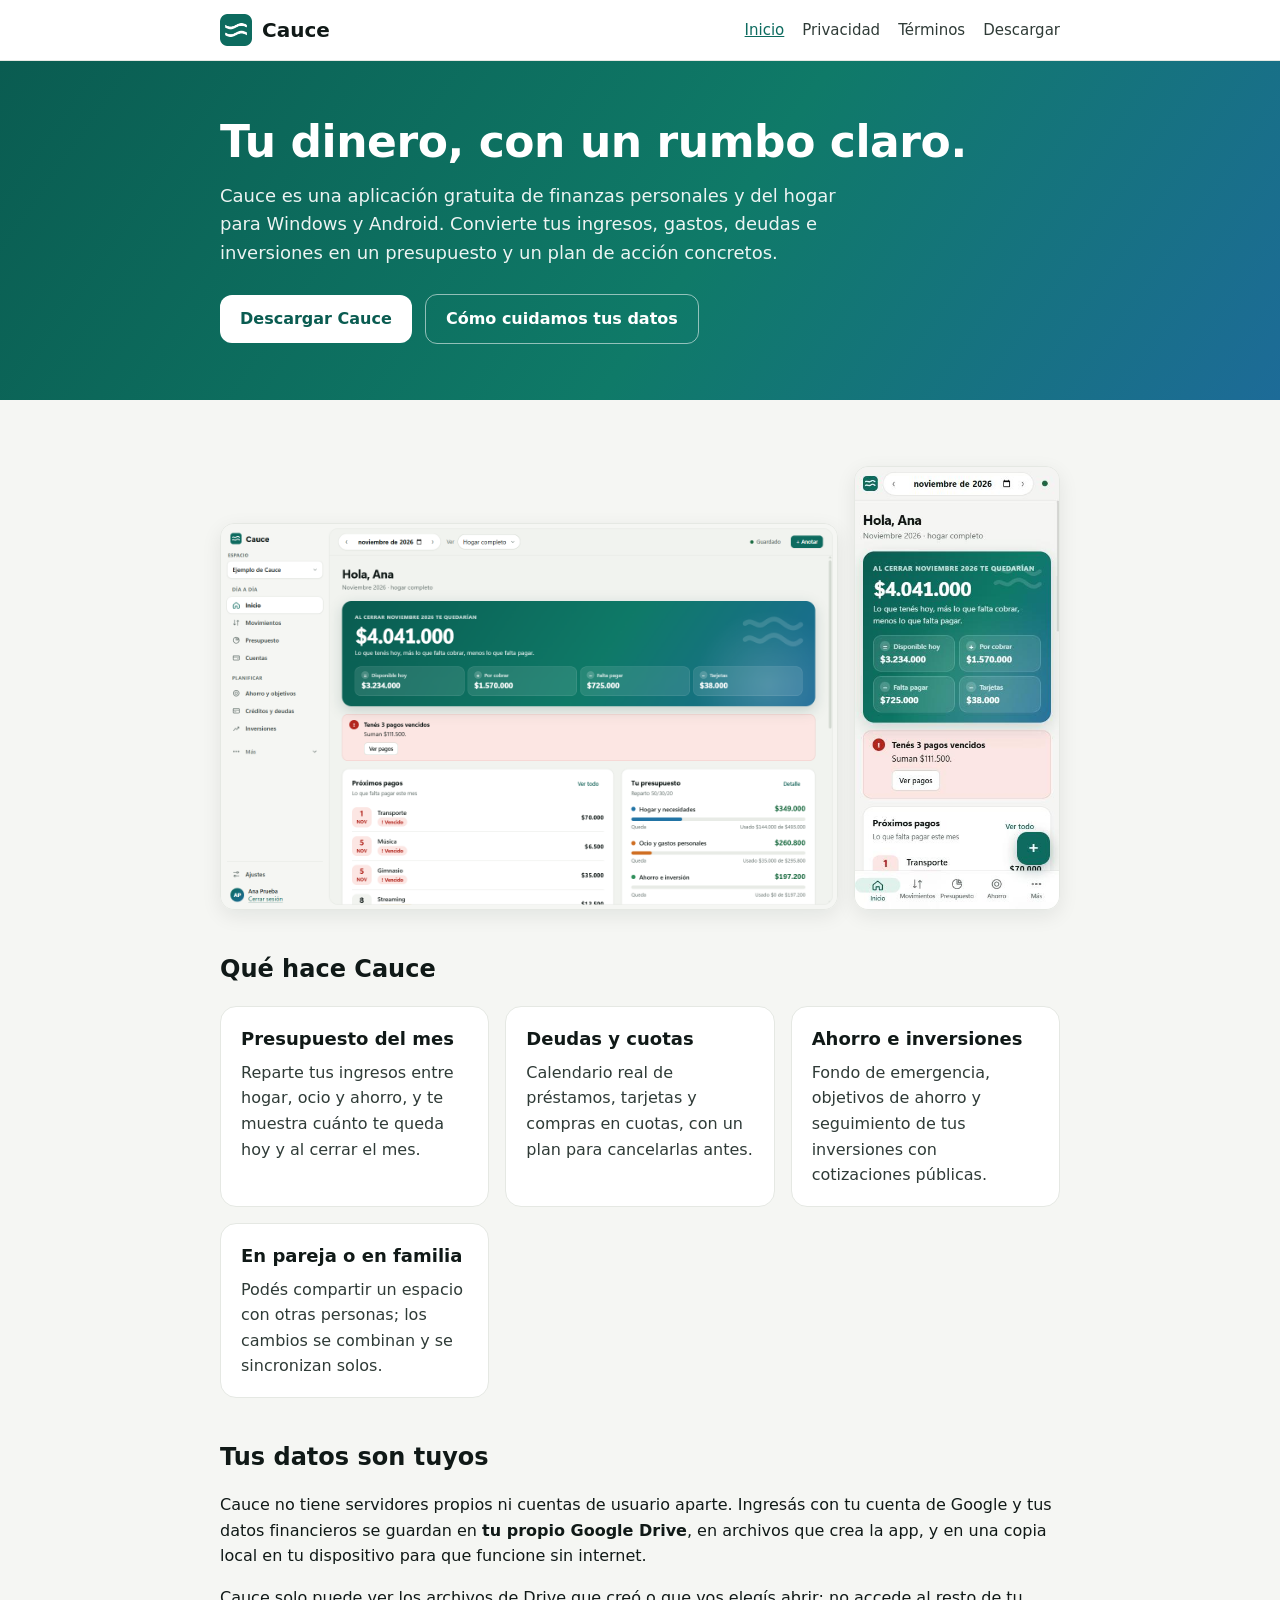
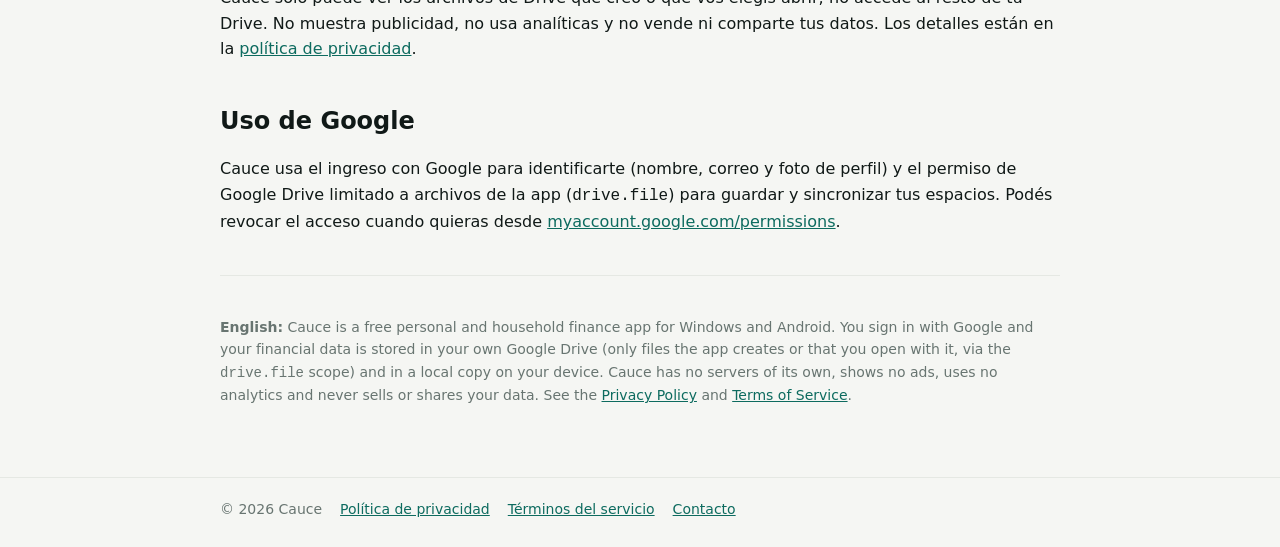
<file: index.html>
<!doctype html>
<html lang="es">
<head>
<meta charset="utf-8">
<meta name="viewport" content="width=device-width, initial-scale=1">
<meta name="google-site-verification" content="x9W-AK9Kx9BkCtDBRveOMP5kfh_7-nR-xPdeIRHx1Fk" />
<title>Cauce · Finanzas personales y del hogar</title>
<meta name="description" content="Cauce es una app gratuita de finanzas personales y del hogar para Windows y Android. Presupuesto, cuentas, deudas, ahorro e inversiones, con tus datos guardados en tu propio Google Drive.">
<link rel="icon" href="img/logo.png">
<link rel="stylesheet" href="style.css">
</head>
<body>
<header class="top"><div class="wrap">
  <a class="brand" href="./"><img src="img/logo.png" alt="">Cauce</a>
  <nav class="links" aria-label="Secciones">
    <a href="./" aria-current="page">Inicio</a>
    <a href="privacidad/">Privacidad</a>
    <a href="terminos/">Términos</a>
    <a href="https://github.com/th-arroyo/cauce-releases/releases/latest">Descargar</a>
  </nav>
</div></header>

<section class="hero"><div class="wrap">
  <h1>Tu dinero, con un rumbo claro.</h1>
  <p>Cauce es una aplicación gratuita de finanzas personales y del hogar para Windows y Android. Convierte tus ingresos, gastos, deudas e inversiones en un presupuesto y un plan de acción concretos.</p>
  <a class="btn btn-light" href="https://github.com/th-arroyo/cauce-releases/releases/latest">Descargar Cauce</a>
  <a class="btn btn-ghost" href="privacidad/">Cómo cuidamos tus datos</a>
</div></section>

<main><div class="wrap">
  <div class="shots">
    <img src="img/inicio-claro.png" alt="Pantalla de Inicio de Cauce en Windows" width="1280" height="800" loading="lazy">
    <img src="img/celular-inicio.jpg" alt="Pantalla de Inicio de Cauce en Android" width="390" height="844" loading="lazy">
  </div>

  <h2>Qué hace Cauce</h2>
  <div class="grid">
    <div class="card"><h3>Presupuesto del mes</h3><p>Reparte tus ingresos entre hogar, ocio y ahorro, y te muestra cuánto te queda hoy y al cerrar el mes.</p></div>
    <div class="card"><h3>Deudas y cuotas</h3><p>Calendario real de préstamos, tarjetas y compras en cuotas, con un plan para cancelarlas antes.</p></div>
    <div class="card"><h3>Ahorro e inversiones</h3><p>Fondo de emergencia, objetivos de ahorro y seguimiento de tus inversiones con cotizaciones públicas.</p></div>
    <div class="card"><h3>En pareja o en familia</h3><p>Podés compartir un espacio con otras personas; los cambios se combinan y se sincronizan solos.</p></div>
  </div>

  <h2>Tus datos son tuyos</h2>
  <p>Cauce no tiene servidores propios ni cuentas de usuario aparte. Ingresás con tu cuenta de Google y tus datos financieros se guardan en <strong>tu propio Google Drive</strong>, en archivos que crea la app, y en una copia local en tu dispositivo para que funcione sin internet.</p>
  <p>Cauce solo puede ver los archivos de Drive que creó o que vos elegís abrir; no accede al resto de tu Drive. No muestra publicidad, no usa analíticas y no vende ni comparte tus datos. Los detalles están en la <a href="privacidad/">política de privacidad</a>.</p>

  <h2>Uso de Google</h2>
  <p>Cauce usa el ingreso con Google para identificarte (nombre, correo y foto de perfil) y el permiso de Google Drive limitado a archivos de la app (<code>drive.file</code>) para guardar y sincronizar tus espacios. Podés revocar el acceso cuando quieras desde <a href="https://myaccount.google.com/permissions">myaccount.google.com/permissions</a>.</p>

  <hr>
  <p class="lang"><strong>English:</strong> Cauce is a free personal and household finance app for Windows and Android. You sign in with Google and your financial data is stored in your own Google Drive (only files the app creates or that you open with it, via the <code>drive.file</code> scope) and in a local copy on your device. Cauce has no servers of its own, shows no ads, uses no analytics and never sells or shares your data. See the <a href="privacidad/#english">Privacy Policy</a> and <a href="terminos/#english">Terms of Service</a>.</p>
</div></main>

<footer><div class="wrap">
  <span>© 2026 Cauce</span>
  <a href="privacidad/">Política de privacidad</a>
  <a href="terminos/">Términos del servicio</a>
  <a href="https://github.com/th-arroyo/cauce-releases/issues">Contacto</a>
</div></footer>
</body>
</html>
</file>
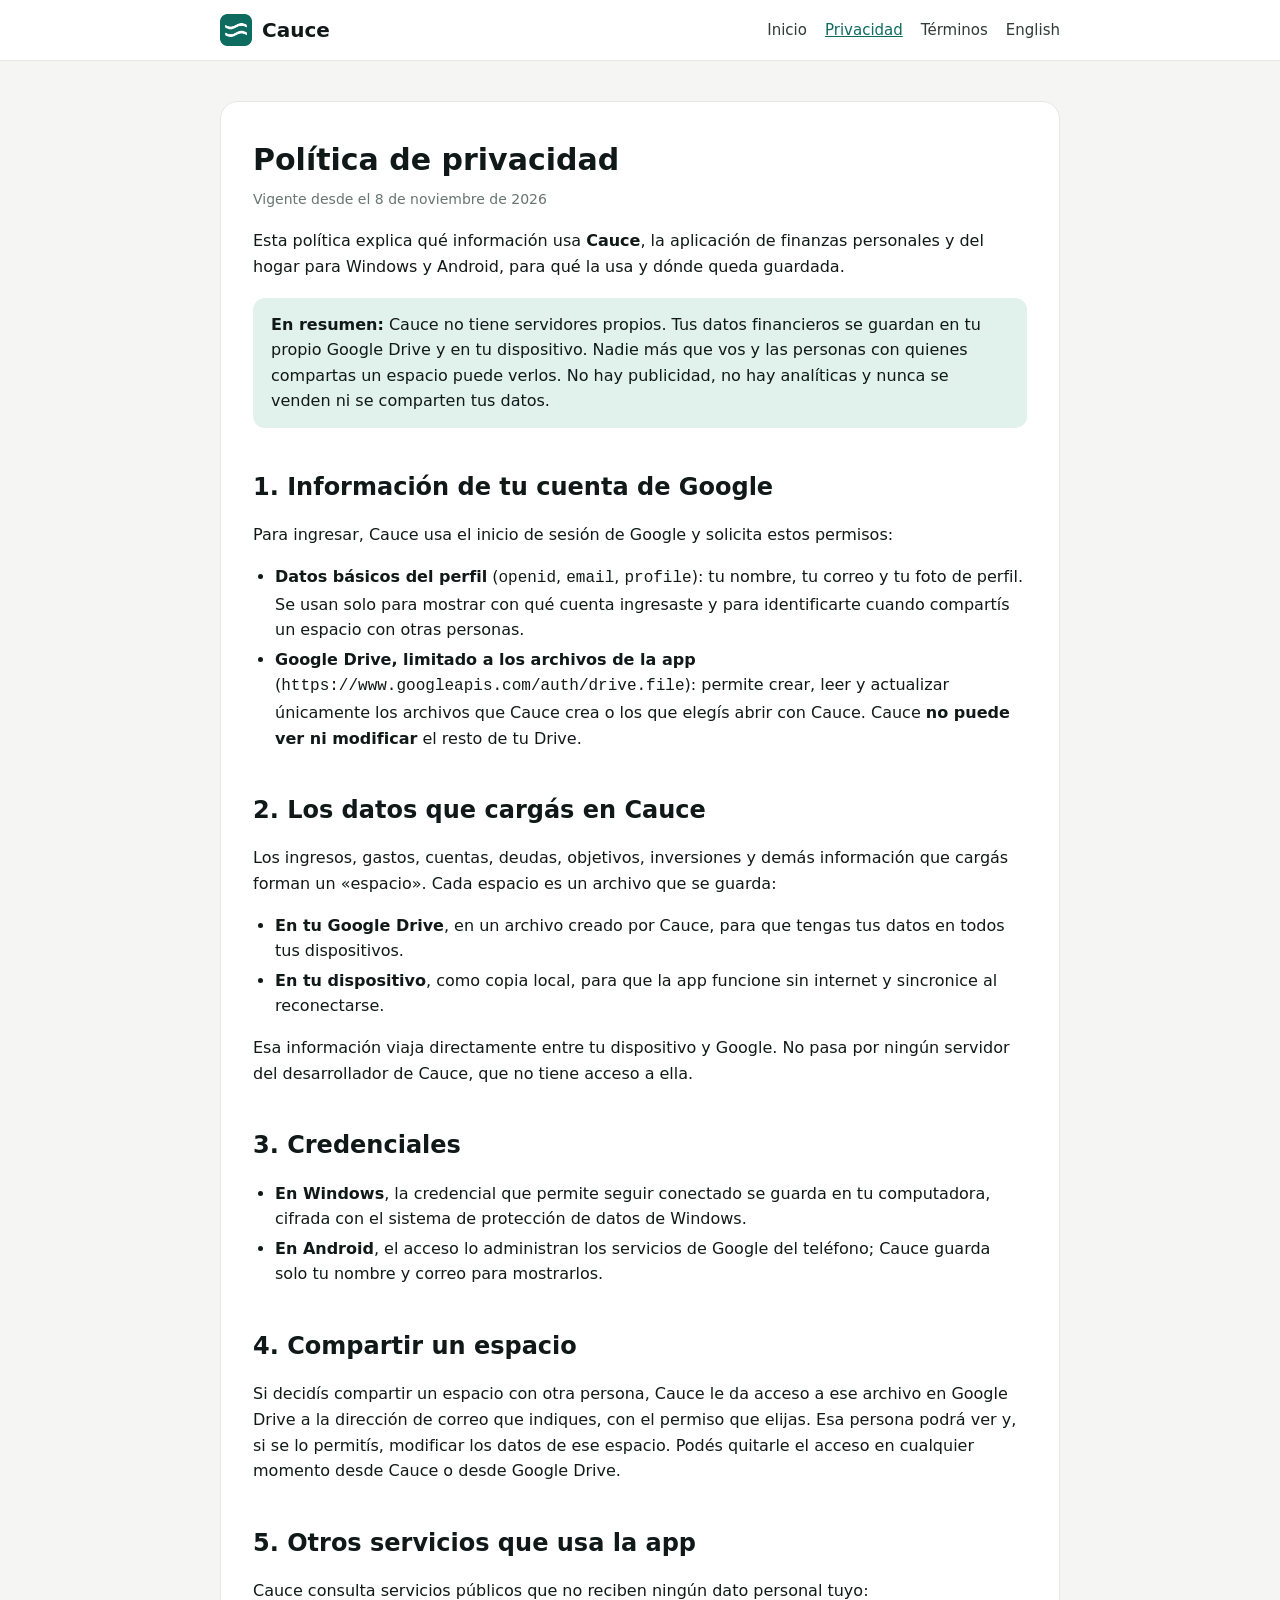
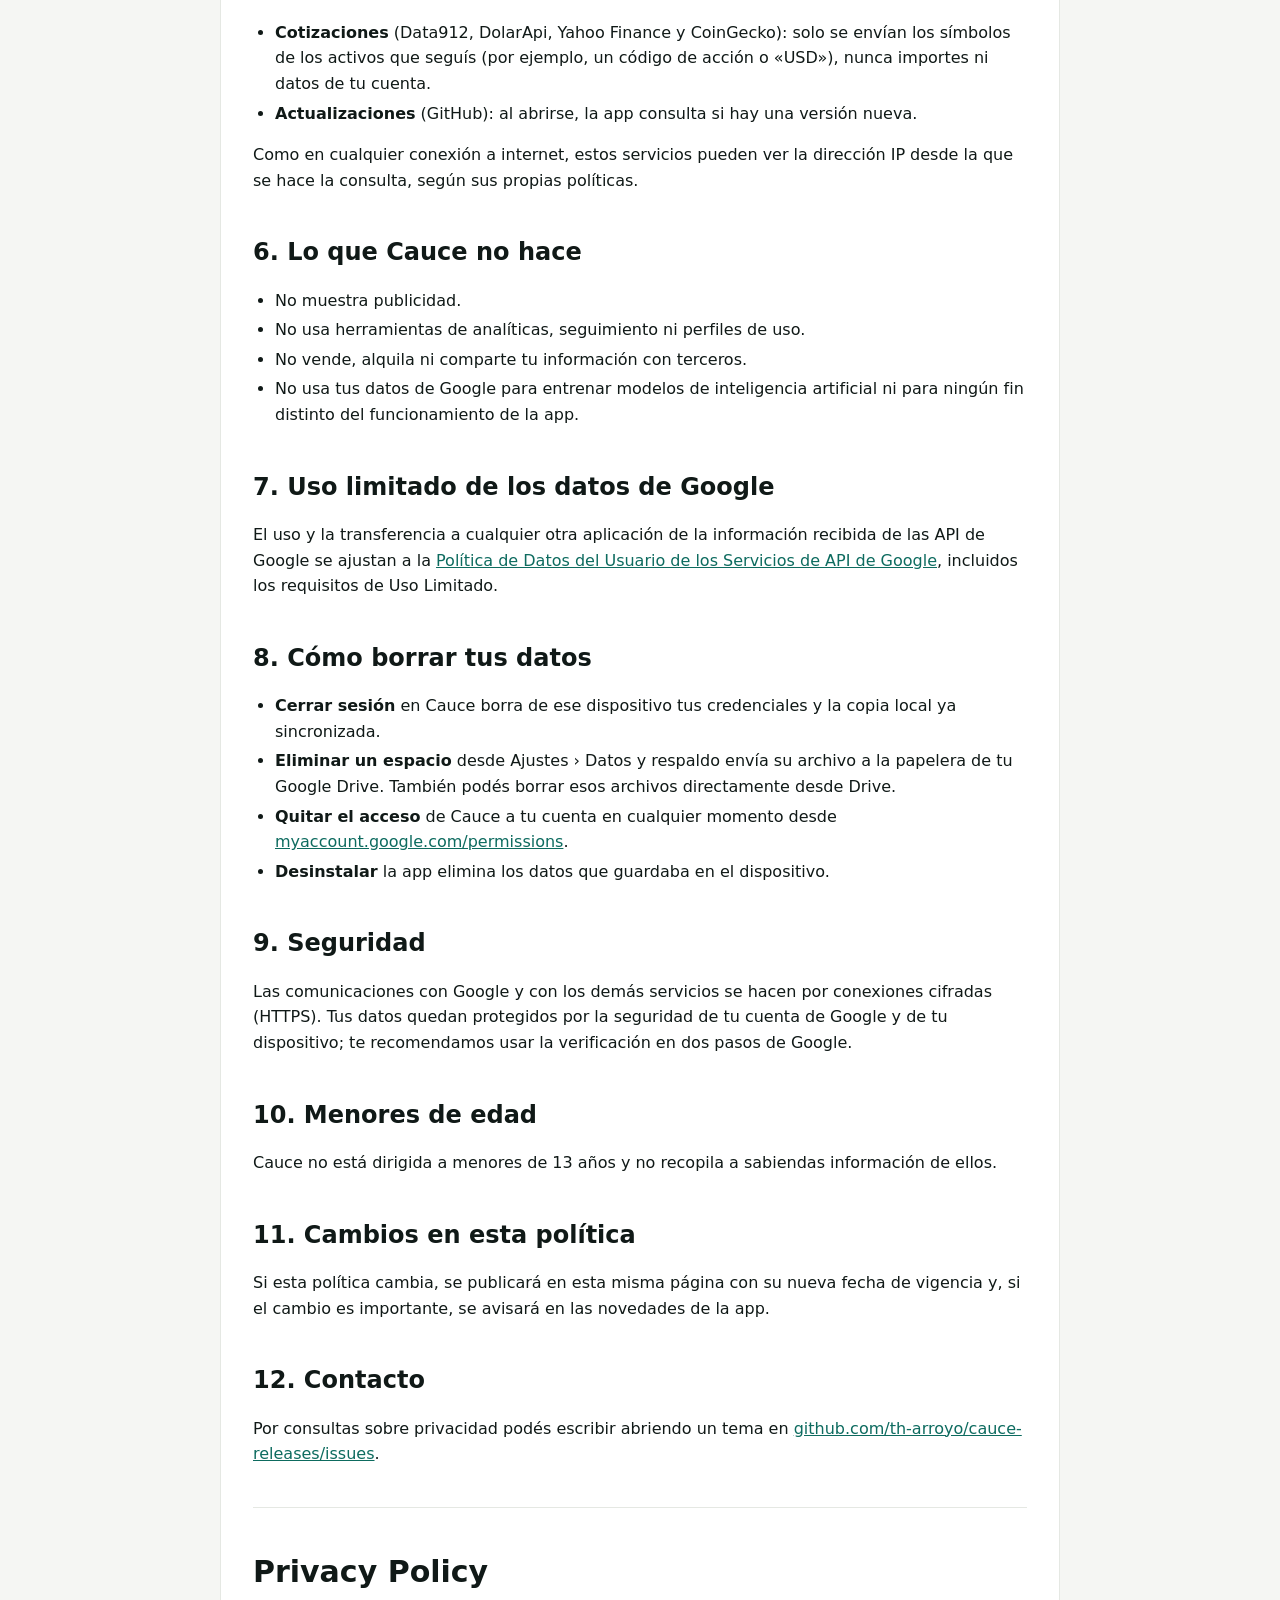
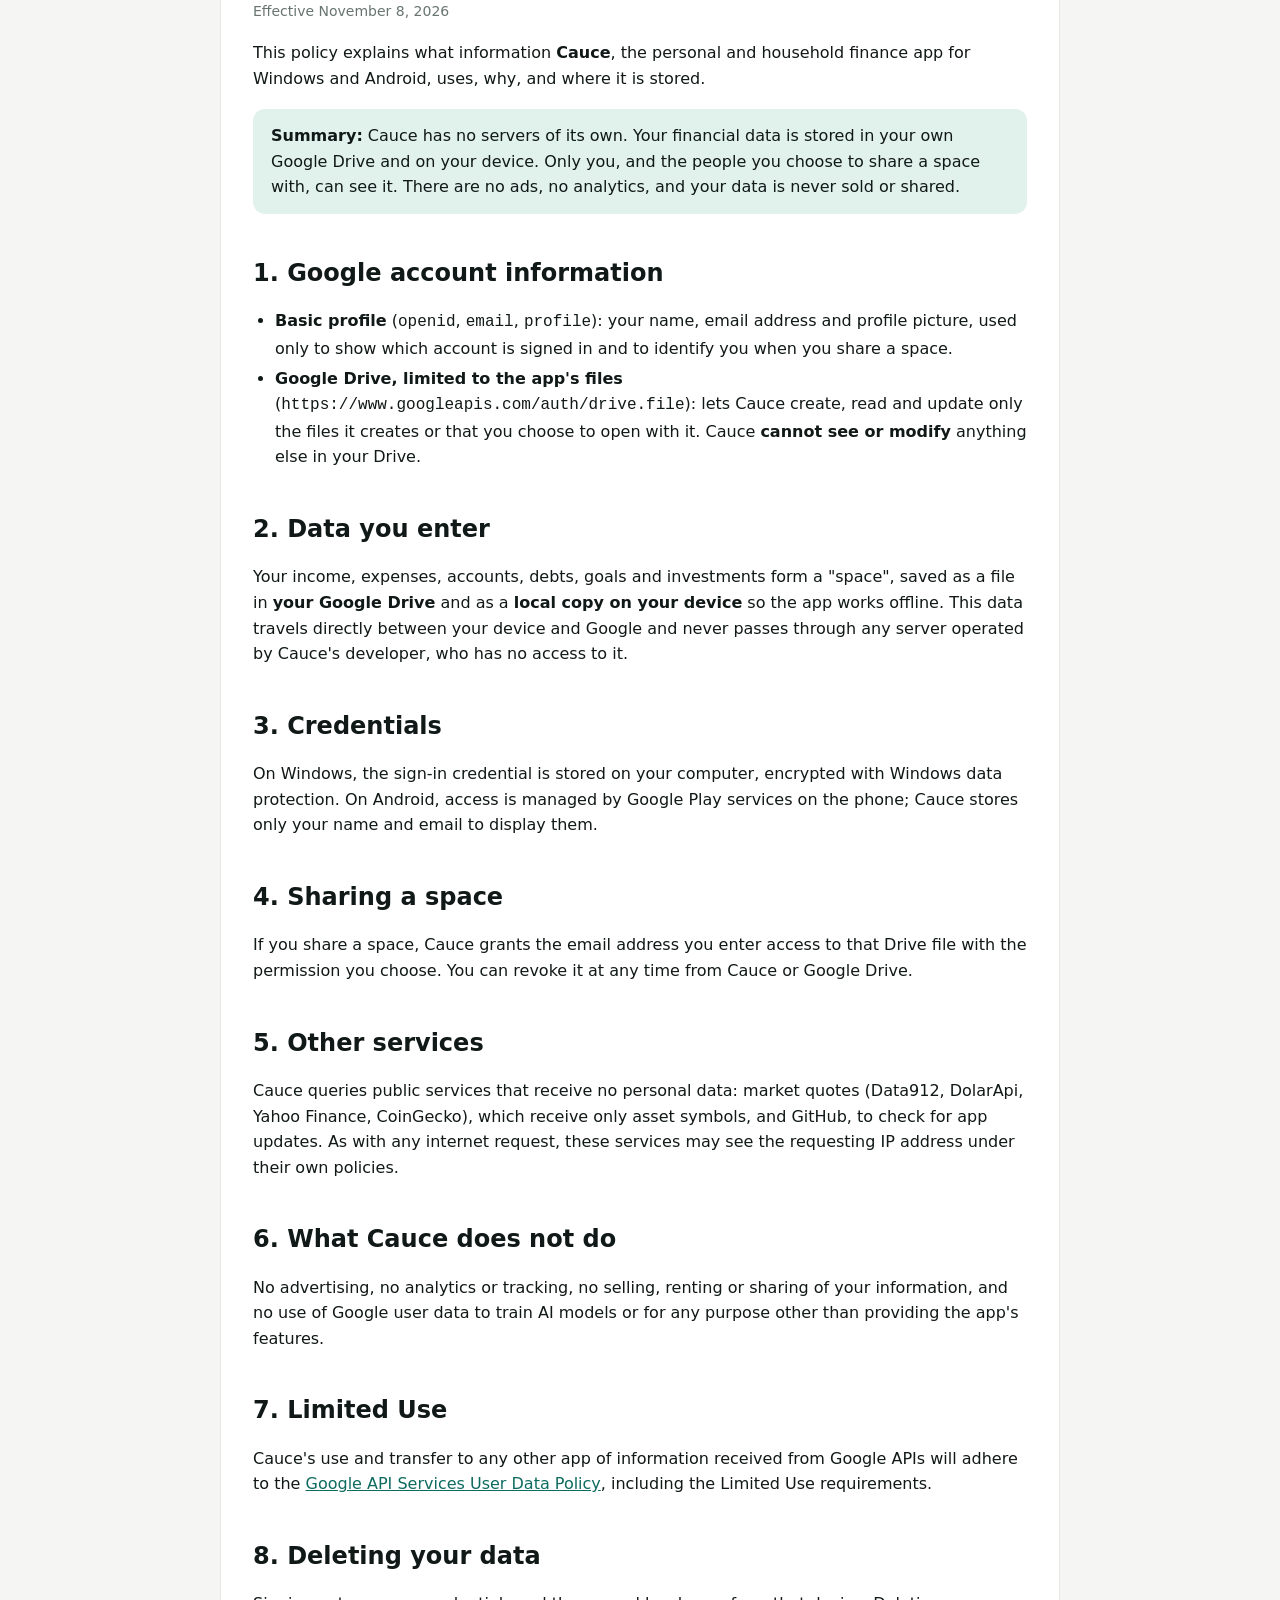
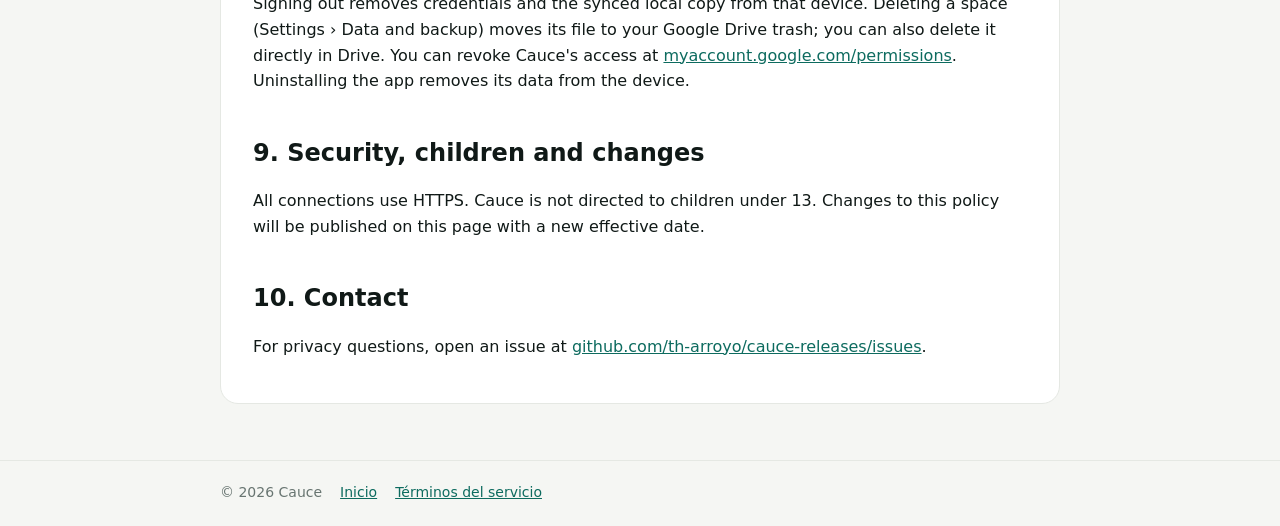
<file: privacidad/index.html>
<!doctype html>
<html lang="es">
<head>
<meta charset="utf-8">
<meta name="viewport" content="width=device-width, initial-scale=1">
<title>Política de privacidad · Cauce</title>
<meta name="description" content="Política de privacidad de Cauce: qué datos usa, dónde se guardan y cómo borrarlos.">
<link rel="icon" href="../img/logo.png">
<link rel="stylesheet" href="../style.css">
</head>
<body>
<header class="top"><div class="wrap">
  <a class="brand" href="../"><img src="../img/logo.png" alt="">Cauce</a>
  <nav class="links" aria-label="Secciones">
    <a href="../">Inicio</a>
    <a href="./" aria-current="page">Privacidad</a>
    <a href="../terminos/">Términos</a>
    <a href="#english">English</a>
  </nav>
</div></header>

<main><div class="wrap"><article class="doc">
  <h1>Política de privacidad</h1>
  <p class="meta">Vigente desde el 8 de noviembre de 2026</p>

  <p>Esta política explica qué información usa <strong>Cauce</strong>, la aplicación de finanzas personales y del hogar para Windows y Android, para qué la usa y dónde queda guardada.</p>

  <div class="note"><strong>En resumen:</strong> Cauce no tiene servidores propios. Tus datos financieros se guardan en tu propio Google Drive y en tu dispositivo. Nadie más que vos y las personas con quienes compartas un espacio puede verlos. No hay publicidad, no hay analíticas y nunca se venden ni se comparten tus datos.</div>

  <h2>1. Información de tu cuenta de Google</h2>
  <p>Para ingresar, Cauce usa el inicio de sesión de Google y solicita estos permisos:</p>
  <ul>
    <li><strong>Datos básicos del perfil</strong> (<code>openid</code>, <code>email</code>, <code>profile</code>): tu nombre, tu correo y tu foto de perfil. Se usan solo para mostrar con qué cuenta ingresaste y para identificarte cuando compartís un espacio con otras personas.</li>
    <li><strong>Google Drive, limitado a los archivos de la app</strong> (<code>https://www.googleapis.com/auth/drive.file</code>): permite crear, leer y actualizar únicamente los archivos que Cauce crea o los que elegís abrir con Cauce. Cauce <strong>no puede ver ni modificar</strong> el resto de tu Drive.</li>
  </ul>

  <h2>2. Los datos que cargás en Cauce</h2>
  <p>Los ingresos, gastos, cuentas, deudas, objetivos, inversiones y demás información que cargás forman un «espacio». Cada espacio es un archivo que se guarda:</p>
  <ul>
    <li><strong>En tu Google Drive</strong>, en un archivo creado por Cauce, para que tengas tus datos en todos tus dispositivos.</li>
    <li><strong>En tu dispositivo</strong>, como copia local, para que la app funcione sin internet y sincronice al reconectarse.</li>
  </ul>
  <p>Esa información viaja directamente entre tu dispositivo y Google. No pasa por ningún servidor del desarrollador de Cauce, que no tiene acceso a ella.</p>

  <h2>3. Credenciales</h2>
  <ul>
    <li><strong>En Windows</strong>, la credencial que permite seguir conectado se guarda en tu computadora, cifrada con el sistema de protección de datos de Windows.</li>
    <li><strong>En Android</strong>, el acceso lo administran los servicios de Google del teléfono; Cauce guarda solo tu nombre y correo para mostrarlos.</li>
  </ul>

  <h2>4. Compartir un espacio</h2>
  <p>Si decidís compartir un espacio con otra persona, Cauce le da acceso a ese archivo en Google Drive a la dirección de correo que indiques, con el permiso que elijas. Esa persona podrá ver y, si se lo permitís, modificar los datos de ese espacio. Podés quitarle el acceso en cualquier momento desde Cauce o desde Google Drive.</p>

  <h2>5. Otros servicios que usa la app</h2>
  <p>Cauce consulta servicios públicos que no reciben ningún dato personal tuyo:</p>
  <ul>
    <li><strong>Cotizaciones</strong> (Data912, DolarApi, Yahoo Finance y CoinGecko): solo se envían los símbolos de los activos que seguís (por ejemplo, un código de acción o «USD»), nunca importes ni datos de tu cuenta.</li>
    <li><strong>Actualizaciones</strong> (GitHub): al abrirse, la app consulta si hay una versión nueva.</li>
  </ul>
  <p>Como en cualquier conexión a internet, estos servicios pueden ver la dirección IP desde la que se hace la consulta, según sus propias políticas.</p>

  <h2>6. Lo que Cauce no hace</h2>
  <ul>
    <li>No muestra publicidad.</li>
    <li>No usa herramientas de analíticas, seguimiento ni perfiles de uso.</li>
    <li>No vende, alquila ni comparte tu información con terceros.</li>
    <li>No usa tus datos de Google para entrenar modelos de inteligencia artificial ni para ningún fin distinto del funcionamiento de la app.</li>
  </ul>

  <h2>7. Uso limitado de los datos de Google</h2>
  <p>El uso y la transferencia a cualquier otra aplicación de la información recibida de las API de Google se ajustan a la <a href="https://developers.google.com/terms/api-services-user-data-policy">Política de Datos del Usuario de los Servicios de API de Google</a>, incluidos los requisitos de Uso Limitado.</p>

  <h2>8. Cómo borrar tus datos</h2>
  <ul>
    <li><strong>Cerrar sesión</strong> en Cauce borra de ese dispositivo tus credenciales y la copia local ya sincronizada.</li>
    <li><strong>Eliminar un espacio</strong> desde Ajustes › Datos y respaldo envía su archivo a la papelera de tu Google Drive. También podés borrar esos archivos directamente desde Drive.</li>
    <li><strong>Quitar el acceso</strong> de Cauce a tu cuenta en cualquier momento desde <a href="https://myaccount.google.com/permissions">myaccount.google.com/permissions</a>.</li>
    <li><strong>Desinstalar</strong> la app elimina los datos que guardaba en el dispositivo.</li>
  </ul>

  <h2>9. Seguridad</h2>
  <p>Las comunicaciones con Google y con los demás servicios se hacen por conexiones cifradas (HTTPS). Tus datos quedan protegidos por la seguridad de tu cuenta de Google y de tu dispositivo; te recomendamos usar la verificación en dos pasos de Google.</p>

  <h2>10. Menores de edad</h2>
  <p>Cauce no está dirigida a menores de 13 años y no recopila a sabiendas información de ellos.</p>

  <h2>11. Cambios en esta política</h2>
  <p>Si esta política cambia, se publicará en esta misma página con su nueva fecha de vigencia y, si el cambio es importante, se avisará en las novedades de la app.</p>

  <h2>12. Contacto</h2>
  <p>Por consultas sobre privacidad podés escribir abriendo un tema en <a href="https://github.com/th-arroyo/cauce-releases/issues">github.com/th-arroyo/cauce-releases/issues</a>.</p>

  <hr id="english">

  <h1 lang="en">Privacy Policy</h1>
  <div lang="en">
  <p class="meta">Effective November 8, 2026</p>
  <p>This policy explains what information <strong>Cauce</strong>, the personal and household finance app for Windows and Android, uses, why, and where it is stored.</p>
  <div class="note"><strong>Summary:</strong> Cauce has no servers of its own. Your financial data is stored in your own Google Drive and on your device. Only you, and the people you choose to share a space with, can see it. There are no ads, no analytics, and your data is never sold or shared.</div>

  <h2>1. Google account information</h2>
  <ul>
    <li><strong>Basic profile</strong> (<code>openid</code>, <code>email</code>, <code>profile</code>): your name, email address and profile picture, used only to show which account is signed in and to identify you when you share a space.</li>
    <li><strong>Google Drive, limited to the app's files</strong> (<code>https://www.googleapis.com/auth/drive.file</code>): lets Cauce create, read and update only the files it creates or that you choose to open with it. Cauce <strong>cannot see or modify</strong> anything else in your Drive.</li>
  </ul>

  <h2>2. Data you enter</h2>
  <p>Your income, expenses, accounts, debts, goals and investments form a "space", saved as a file in <strong>your Google Drive</strong> and as a <strong>local copy on your device</strong> so the app works offline. This data travels directly between your device and Google and never passes through any server operated by Cauce's developer, who has no access to it.</p>

  <h2>3. Credentials</h2>
  <p>On Windows, the sign-in credential is stored on your computer, encrypted with Windows data protection. On Android, access is managed by Google Play services on the phone; Cauce stores only your name and email to display them.</p>

  <h2>4. Sharing a space</h2>
  <p>If you share a space, Cauce grants the email address you enter access to that Drive file with the permission you choose. You can revoke it at any time from Cauce or Google Drive.</p>

  <h2>5. Other services</h2>
  <p>Cauce queries public services that receive no personal data: market quotes (Data912, DolarApi, Yahoo Finance, CoinGecko), which receive only asset symbols, and GitHub, to check for app updates. As with any internet request, these services may see the requesting IP address under their own policies.</p>

  <h2>6. What Cauce does not do</h2>
  <p>No advertising, no analytics or tracking, no selling, renting or sharing of your information, and no use of Google user data to train AI models or for any purpose other than providing the app's features.</p>

  <h2>7. Limited Use</h2>
  <p>Cauce's use and transfer to any other app of information received from Google APIs will adhere to the <a href="https://developers.google.com/terms/api-services-user-data-policy">Google API Services User Data Policy</a>, including the Limited Use requirements.</p>

  <h2>8. Deleting your data</h2>
  <p>Signing out removes credentials and the synced local copy from that device. Deleting a space (Settings › Data and backup) moves its file to your Google Drive trash; you can also delete it directly in Drive. You can revoke Cauce's access at <a href="https://myaccount.google.com/permissions">myaccount.google.com/permissions</a>. Uninstalling the app removes its data from the device.</p>

  <h2>9. Security, children and changes</h2>
  <p>All connections use HTTPS. Cauce is not directed to children under 13. Changes to this policy will be published on this page with a new effective date.</p>

  <h2>10. Contact</h2>
  <p>For privacy questions, open an issue at <a href="https://github.com/th-arroyo/cauce-releases/issues">github.com/th-arroyo/cauce-releases/issues</a>.</p>
  </div>
</article></div></main>

<footer><div class="wrap">
  <span>© 2026 Cauce</span>
  <a href="../">Inicio</a>
  <a href="../terminos/">Términos del servicio</a>
</div></footer>
</body>
</html>
</file>
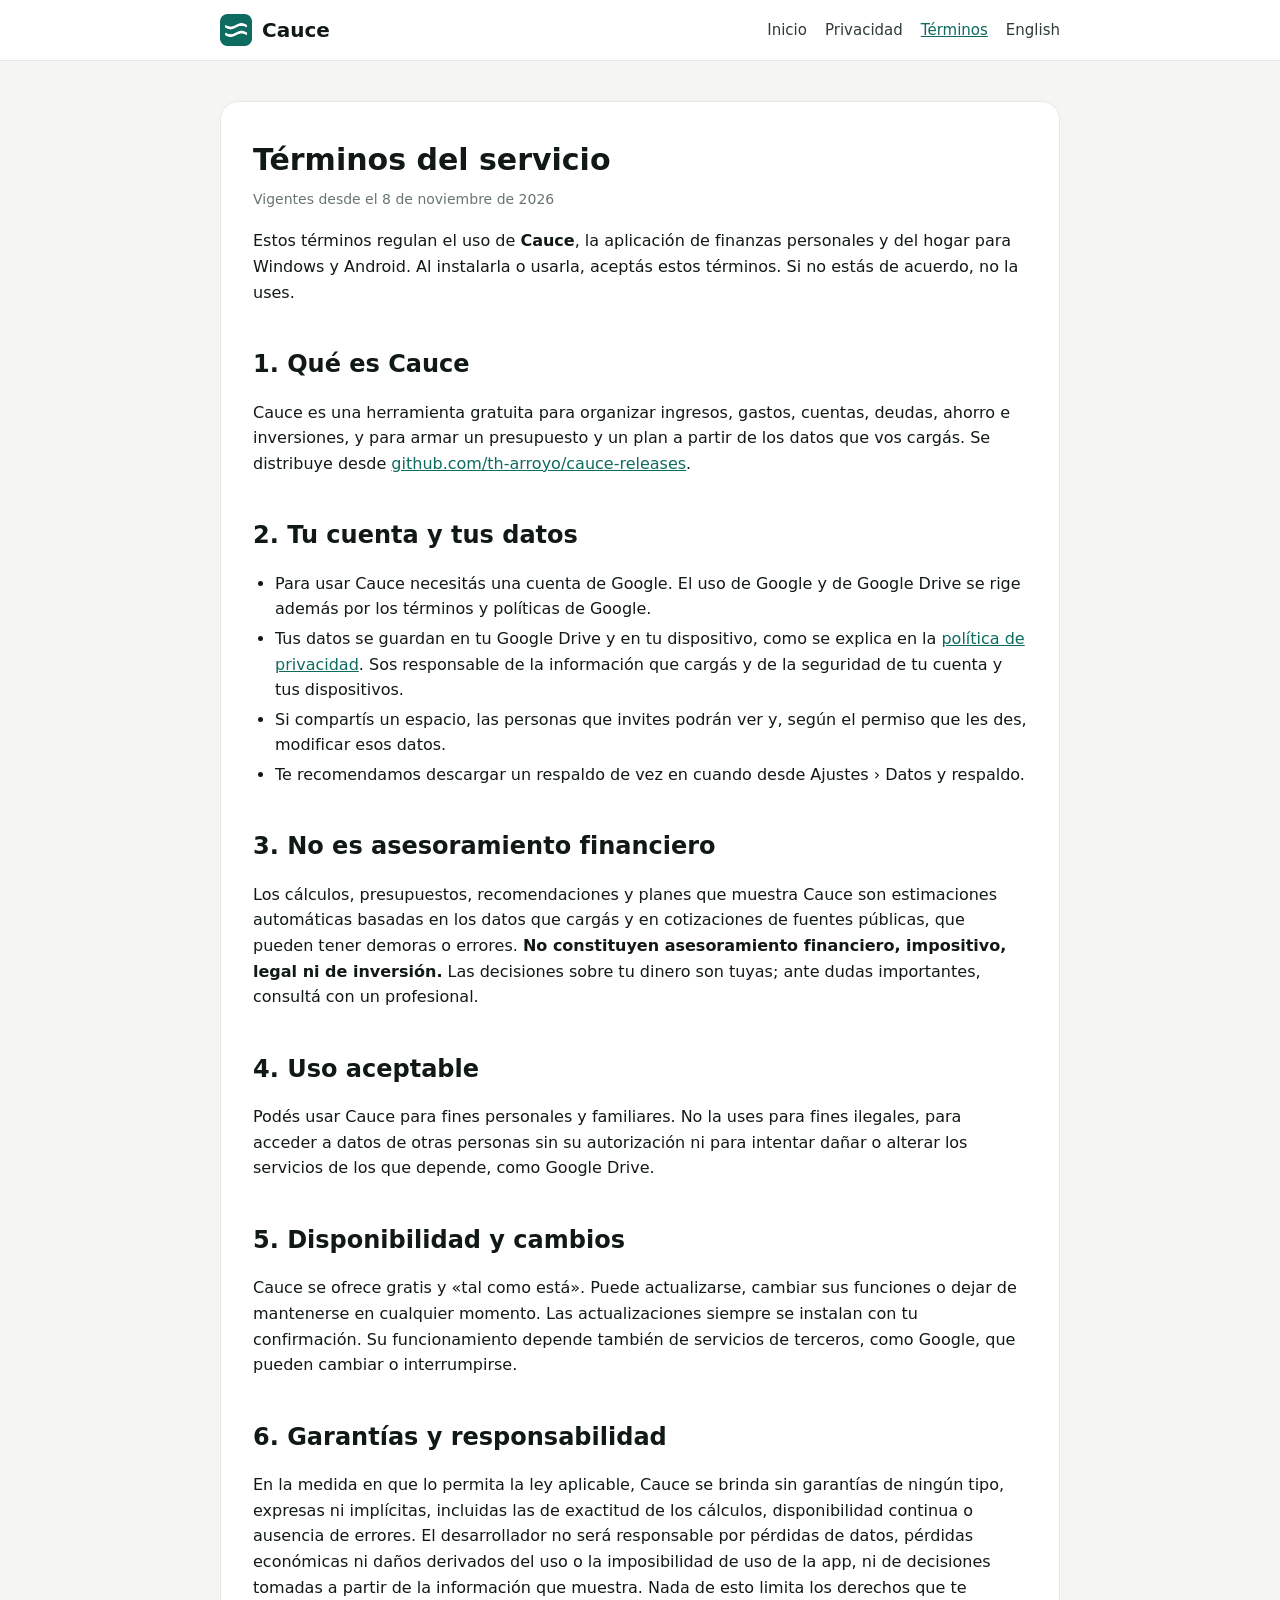
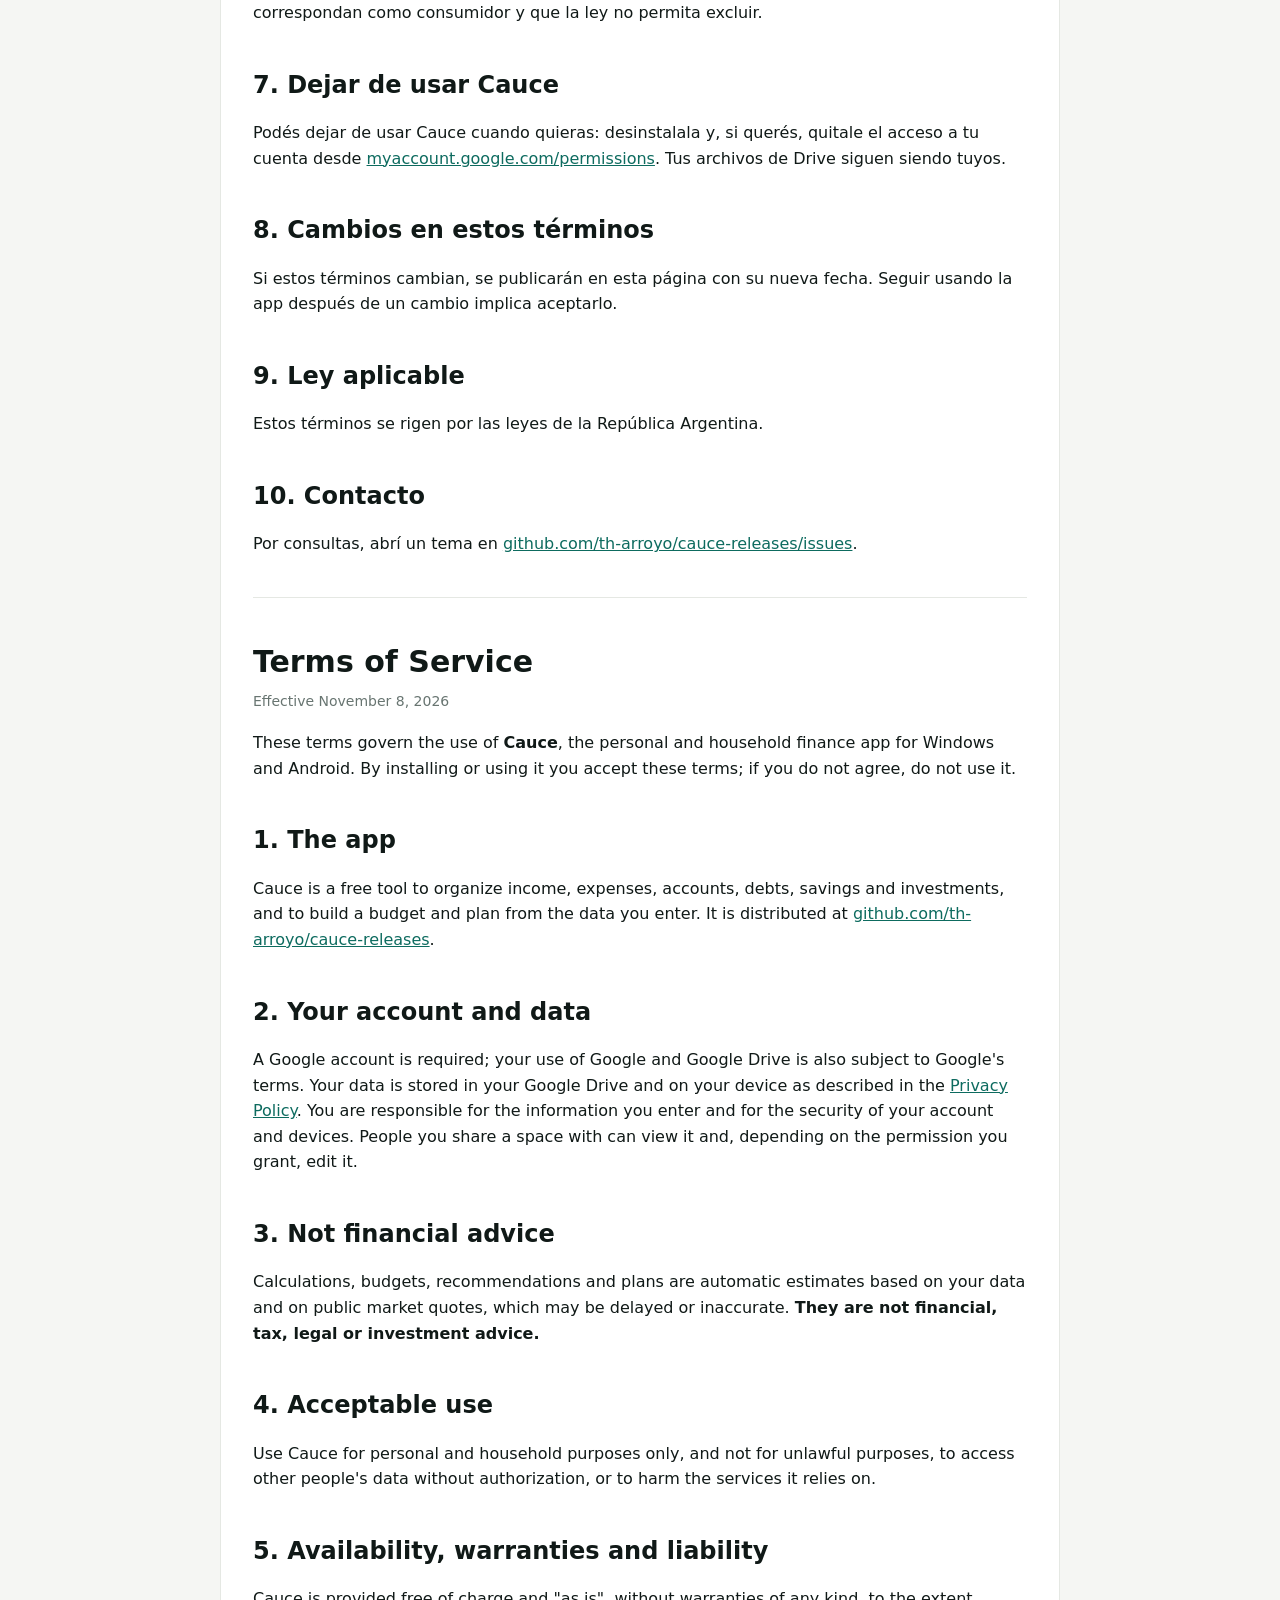
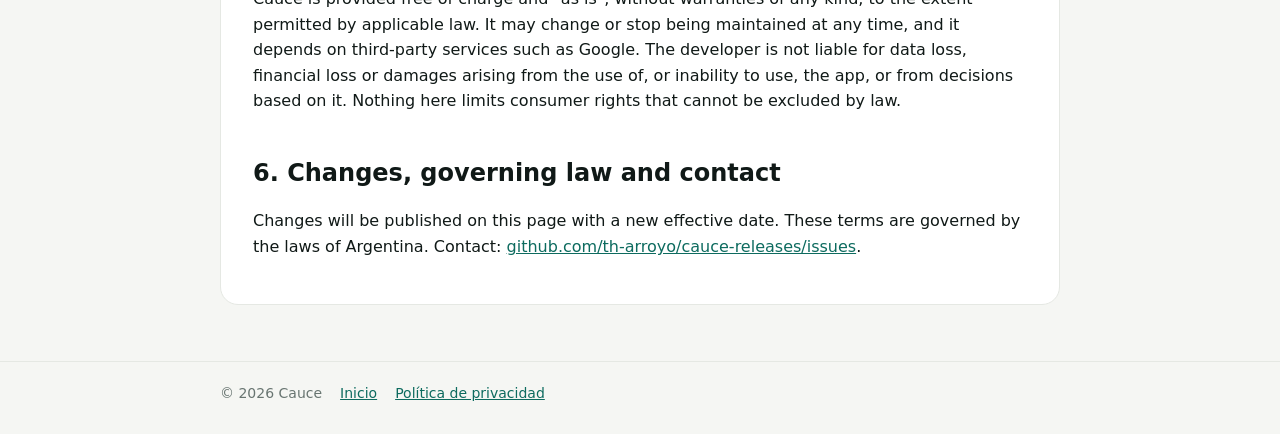
<file: terminos/index.html>
<!doctype html>
<html lang="es">
<head>
<meta charset="utf-8">
<meta name="viewport" content="width=device-width, initial-scale=1">
<title>Términos del servicio · Cauce</title>
<meta name="description" content="Términos del servicio de Cauce, la app de finanzas personales y del hogar.">
<link rel="icon" href="../img/logo.png">
<link rel="stylesheet" href="../style.css">
</head>
<body>
<header class="top"><div class="wrap">
  <a class="brand" href="../"><img src="../img/logo.png" alt="">Cauce</a>
  <nav class="links" aria-label="Secciones">
    <a href="../">Inicio</a>
    <a href="../privacidad/">Privacidad</a>
    <a href="./" aria-current="page">Términos</a>
    <a href="#english">English</a>
  </nav>
</div></header>

<main><div class="wrap"><article class="doc">
  <h1>Términos del servicio</h1>
  <p class="meta">Vigentes desde el 8 de noviembre de 2026</p>

  <p>Estos términos regulan el uso de <strong>Cauce</strong>, la aplicación de finanzas personales y del hogar para Windows y Android. Al instalarla o usarla, aceptás estos términos. Si no estás de acuerdo, no la uses.</p>

  <h2>1. Qué es Cauce</h2>
  <p>Cauce es una herramienta gratuita para organizar ingresos, gastos, cuentas, deudas, ahorro e inversiones, y para armar un presupuesto y un plan a partir de los datos que vos cargás. Se distribuye desde <a href="https://github.com/th-arroyo/cauce-releases">github.com/th-arroyo/cauce-releases</a>.</p>

  <h2>2. Tu cuenta y tus datos</h2>
  <ul>
    <li>Para usar Cauce necesitás una cuenta de Google. El uso de Google y de Google Drive se rige además por los términos y políticas de Google.</li>
    <li>Tus datos se guardan en tu Google Drive y en tu dispositivo, como se explica en la <a href="../privacidad/">política de privacidad</a>. Sos responsable de la información que cargás y de la seguridad de tu cuenta y tus dispositivos.</li>
    <li>Si compartís un espacio, las personas que invites podrán ver y, según el permiso que les des, modificar esos datos.</li>
    <li>Te recomendamos descargar un respaldo de vez en cuando desde Ajustes › Datos y respaldo.</li>
  </ul>

  <h2>3. No es asesoramiento financiero</h2>
  <p>Los cálculos, presupuestos, recomendaciones y planes que muestra Cauce son estimaciones automáticas basadas en los datos que cargás y en cotizaciones de fuentes públicas, que pueden tener demoras o errores. <strong>No constituyen asesoramiento financiero, impositivo, legal ni de inversión.</strong> Las decisiones sobre tu dinero son tuyas; ante dudas importantes, consultá con un profesional.</p>

  <h2>4. Uso aceptable</h2>
  <p>Podés usar Cauce para fines personales y familiares. No la uses para fines ilegales, para acceder a datos de otras personas sin su autorización ni para intentar dañar o alterar los servicios de los que depende, como Google Drive.</p>

  <h2>5. Disponibilidad y cambios</h2>
  <p>Cauce se ofrece gratis y «tal como está». Puede actualizarse, cambiar sus funciones o dejar de mantenerse en cualquier momento. Las actualizaciones siempre se instalan con tu confirmación. Su funcionamiento depende también de servicios de terceros, como Google, que pueden cambiar o interrumpirse.</p>

  <h2>6. Garantías y responsabilidad</h2>
  <p>En la medida en que lo permita la ley aplicable, Cauce se brinda sin garantías de ningún tipo, expresas ni implícitas, incluidas las de exactitud de los cálculos, disponibilidad continua o ausencia de errores. El desarrollador no será responsable por pérdidas de datos, pérdidas económicas ni daños derivados del uso o la imposibilidad de uso de la app, ni de decisiones tomadas a partir de la información que muestra. Nada de esto limita los derechos que te correspondan como consumidor y que la ley no permita excluir.</p>

  <h2>7. Dejar de usar Cauce</h2>
  <p>Podés dejar de usar Cauce cuando quieras: desinstalala y, si querés, quitale el acceso a tu cuenta desde <a href="https://myaccount.google.com/permissions">myaccount.google.com/permissions</a>. Tus archivos de Drive siguen siendo tuyos.</p>

  <h2>8. Cambios en estos términos</h2>
  <p>Si estos términos cambian, se publicarán en esta página con su nueva fecha. Seguir usando la app después de un cambio implica aceptarlo.</p>

  <h2>9. Ley aplicable</h2>
  <p>Estos términos se rigen por las leyes de la República Argentina.</p>

  <h2>10. Contacto</h2>
  <p>Por consultas, abrí un tema en <a href="https://github.com/th-arroyo/cauce-releases/issues">github.com/th-arroyo/cauce-releases/issues</a>.</p>

  <hr id="english">

  <h1 lang="en">Terms of Service</h1>
  <div lang="en">
  <p class="meta">Effective November 8, 2026</p>
  <p>These terms govern the use of <strong>Cauce</strong>, the personal and household finance app for Windows and Android. By installing or using it you accept these terms; if you do not agree, do not use it.</p>
  <h2>1. The app</h2>
  <p>Cauce is a free tool to organize income, expenses, accounts, debts, savings and investments, and to build a budget and plan from the data you enter. It is distributed at <a href="https://github.com/th-arroyo/cauce-releases">github.com/th-arroyo/cauce-releases</a>.</p>
  <h2>2. Your account and data</h2>
  <p>A Google account is required; your use of Google and Google Drive is also subject to Google's terms. Your data is stored in your Google Drive and on your device as described in the <a href="../privacidad/#english">Privacy Policy</a>. You are responsible for the information you enter and for the security of your account and devices. People you share a space with can view it and, depending on the permission you grant, edit it.</p>
  <h2>3. Not financial advice</h2>
  <p>Calculations, budgets, recommendations and plans are automatic estimates based on your data and on public market quotes, which may be delayed or inaccurate. <strong>They are not financial, tax, legal or investment advice.</strong></p>
  <h2>4. Acceptable use</h2>
  <p>Use Cauce for personal and household purposes only, and not for unlawful purposes, to access other people's data without authorization, or to harm the services it relies on.</p>
  <h2>5. Availability, warranties and liability</h2>
  <p>Cauce is provided free of charge and "as is", without warranties of any kind, to the extent permitted by applicable law. It may change or stop being maintained at any time, and it depends on third-party services such as Google. The developer is not liable for data loss, financial loss or damages arising from the use of, or inability to use, the app, or from decisions based on it. Nothing here limits consumer rights that cannot be excluded by law.</p>
  <h2>6. Changes, governing law and contact</h2>
  <p>Changes will be published on this page with a new effective date. These terms are governed by the laws of Argentina. Contact: <a href="https://github.com/th-arroyo/cauce-releases/issues">github.com/th-arroyo/cauce-releases/issues</a>.</p>
  </div>
</article></div></main>

<footer><div class="wrap">
  <span>© 2026 Cauce</span>
  <a href="../">Inicio</a>
  <a href="../privacidad/">Política de privacidad</a>
</div></footer>
</body>
</html>
</file>
<file: style.css>
:root {
  color-scheme: light;
  --bg: #f5f6f3; --surface: #ffffff; --ink: #101917; --ink-2: #2f3b37; --muted: #687571; --line: #e5e8e3;
  --accent: #0d6b5f; --accent-soft: #e1f1ec; --hero-a: #0a5c51; --hero-b: #0f7a68; --hero-c: #1d6b98;
}
@media (prefers-color-scheme: dark) {
  :root:not([data-theme="light"]) {
    color-scheme: dark;
    --bg: #0d1110; --surface: #151a19; --ink: #edf2ef; --ink-2: #c9d3cf; --muted: #93a19c; --line: #232a28;
    --accent: #3dbca5; --accent-soft: #123029; --hero-a: #0b3f38; --hero-b: #0d5a4e; --hero-c: #17476a;
  }
}
* { box-sizing: border-box; }
html { -webkit-text-size-adjust: 100%; }
body { margin: 0; background: var(--bg); color: var(--ink); font: 16px/1.6 "Segoe UI", system-ui, -apple-system, Roboto, sans-serif; }
a { color: var(--accent); }
img { max-width: 100%; height: auto; display: block; }
.wrap { max-width: 880px; margin: 0 auto; padding: 0 20px; }
header.top { border-bottom: 1px solid var(--line); background: var(--surface); }
header.top .wrap { display: flex; align-items: center; gap: 16px; padding-top: 14px; padding-bottom: 14px; flex-wrap: wrap; }
.brand { display: flex; align-items: center; gap: 10px; font-weight: 700; font-size: 20px; color: var(--ink); text-decoration: none; }
.brand img { width: 32px; height: 32px; }
nav.links { margin-left: auto; display: flex; gap: 18px; flex-wrap: wrap; font-size: 15px; }
nav.links a { color: var(--ink-2); text-decoration: none; }
nav.links a:hover, nav.links a[aria-current] { color: var(--accent); text-decoration: underline; }
.hero { color: #fff; background: linear-gradient(125deg, var(--hero-a), var(--hero-b) 55%, var(--hero-c)); }
.hero .wrap { padding-top: 56px; padding-bottom: 56px; }
.hero h1 { font-size: clamp(30px, 5vw, 44px); line-height: 1.15; margin: 0 0 14px; letter-spacing: -0.01em; }
.hero p { font-size: 18px; max-width: 620px; margin: 0 0 26px; opacity: .92; }
.btn { display: inline-block; padding: 11px 20px; border-radius: 12px; font-weight: 600; text-decoration: none; }
.btn-light { background: #fff; color: #0a5c51; }
.btn-ghost { color: #fff; border: 1px solid rgb(255 255 255 / 55%); margin-left: 8px; }
main { padding: 40px 0 56px; }
main h2 { font-size: 24px; margin: 40px 0 10px; }
main h3 { font-size: 18px; margin: 28px 0 6px; }
.grid { display: grid; grid-template-columns: repeat(auto-fit, minmax(230px, 1fr)); gap: 16px; margin-top: 18px; }
.card { background: var(--surface); border: 1px solid var(--line); border-radius: 16px; padding: 18px 20px; }
.card h3 { margin-top: 0; }
.card p { margin: 0; color: var(--ink-2); }
.shots { display: grid; grid-template-columns: 3fr 1fr; gap: 16px; align-items: end; margin-top: 26px; }
.shots img { border-radius: 14px; border: 1px solid var(--line); box-shadow: 0 6px 20px rgb(16 26 22 / 8%); }
.doc { background: var(--surface); border: 1px solid var(--line); border-radius: 18px; padding: 8px 32px 28px; }
.doc h1 { font-size: 30px; margin: 26px 0 4px; }
.meta { color: var(--muted); font-size: 14px; margin: 0 0 18px; }
.doc ul { padding-left: 22px; }
.doc li { margin: 4px 0; }
.note { background: var(--accent-soft); border-radius: 12px; padding: 14px 18px; margin: 18px 0; }
.lang { font-size: 14px; color: var(--muted); }
hr { border: 0; border-top: 1px solid var(--line); margin: 40px 0; }
footer { border-top: 1px solid var(--line); color: var(--muted); font-size: 14px; }
footer .wrap { padding-top: 20px; padding-bottom: 30px; display: flex; gap: 18px; flex-wrap: wrap; }
@media (max-width: 640px) {
  .shots { grid-template-columns: 1fr; }
  .shots img:last-child { max-width: 220px; margin: 0 auto; }
  .doc { padding: 4px 18px 22px; border-radius: 14px; }
  .btn-ghost { margin: 10px 0 0; }
}
</file>
